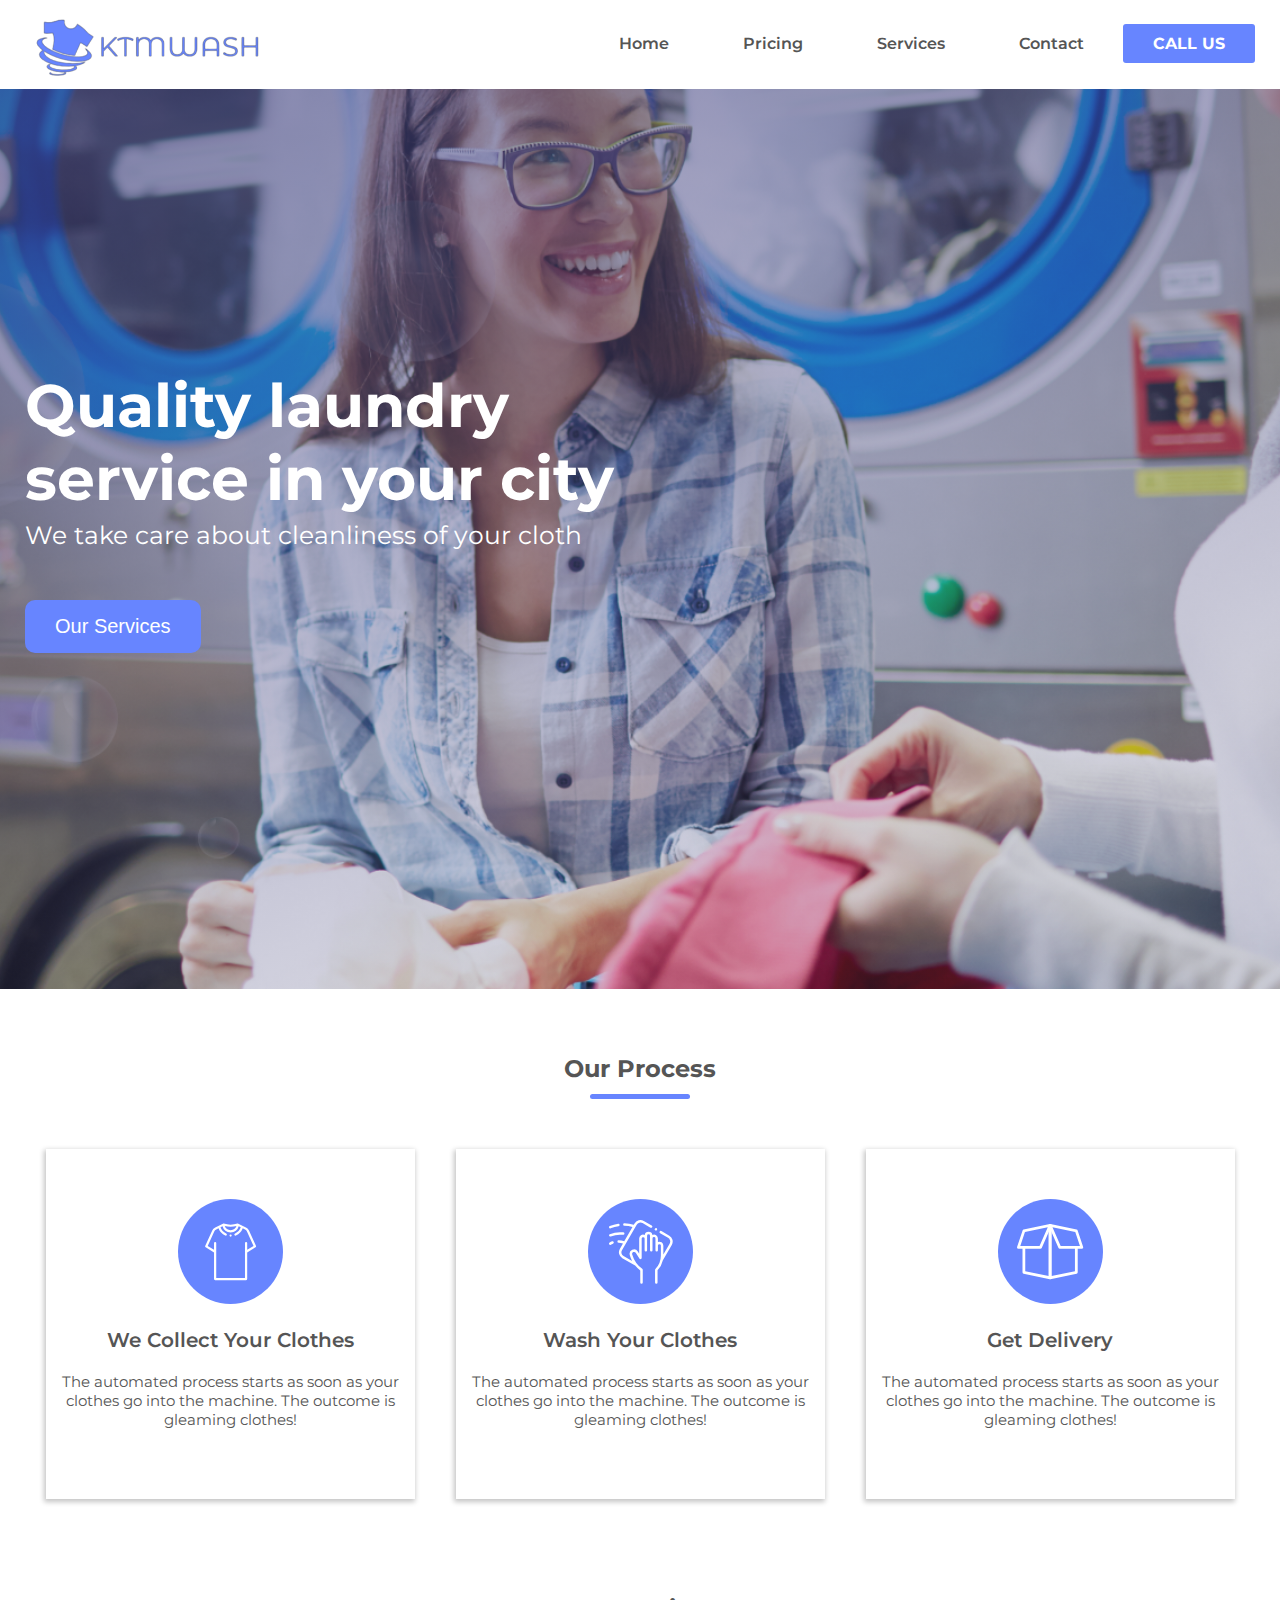
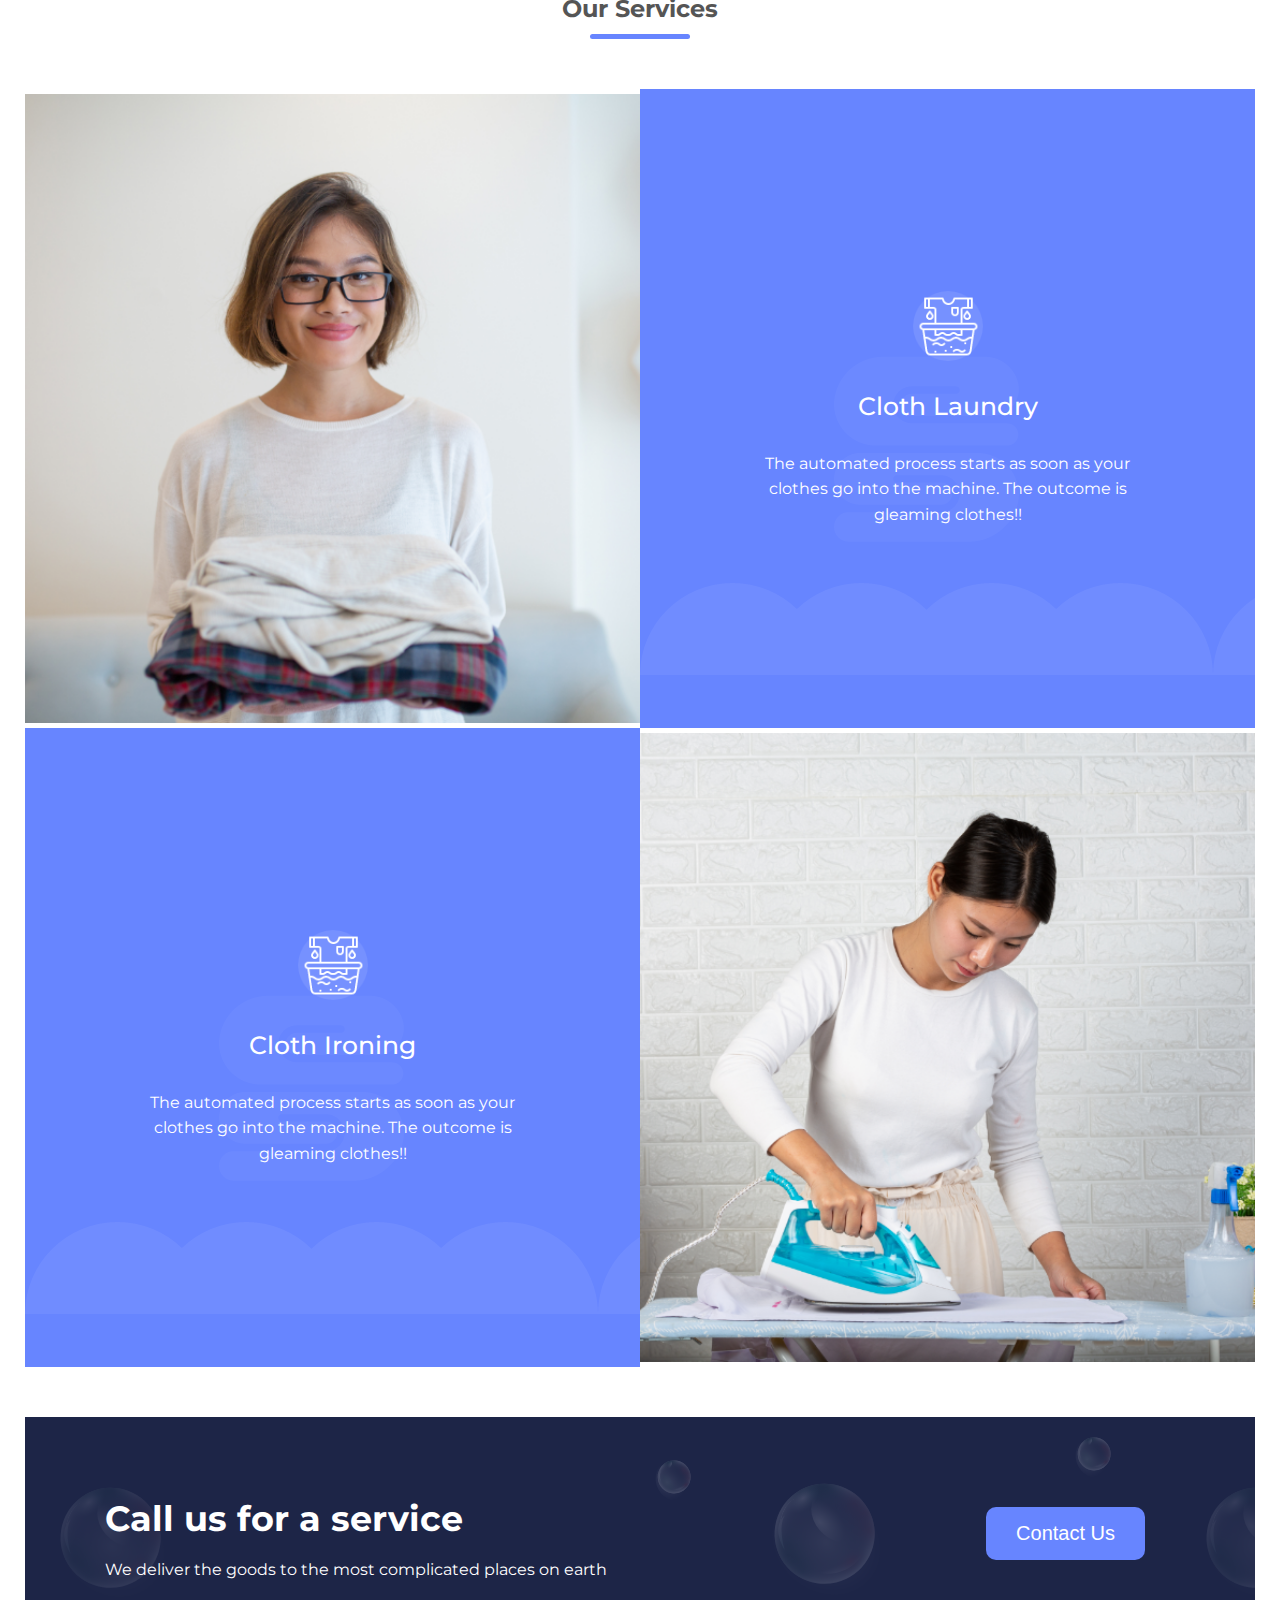
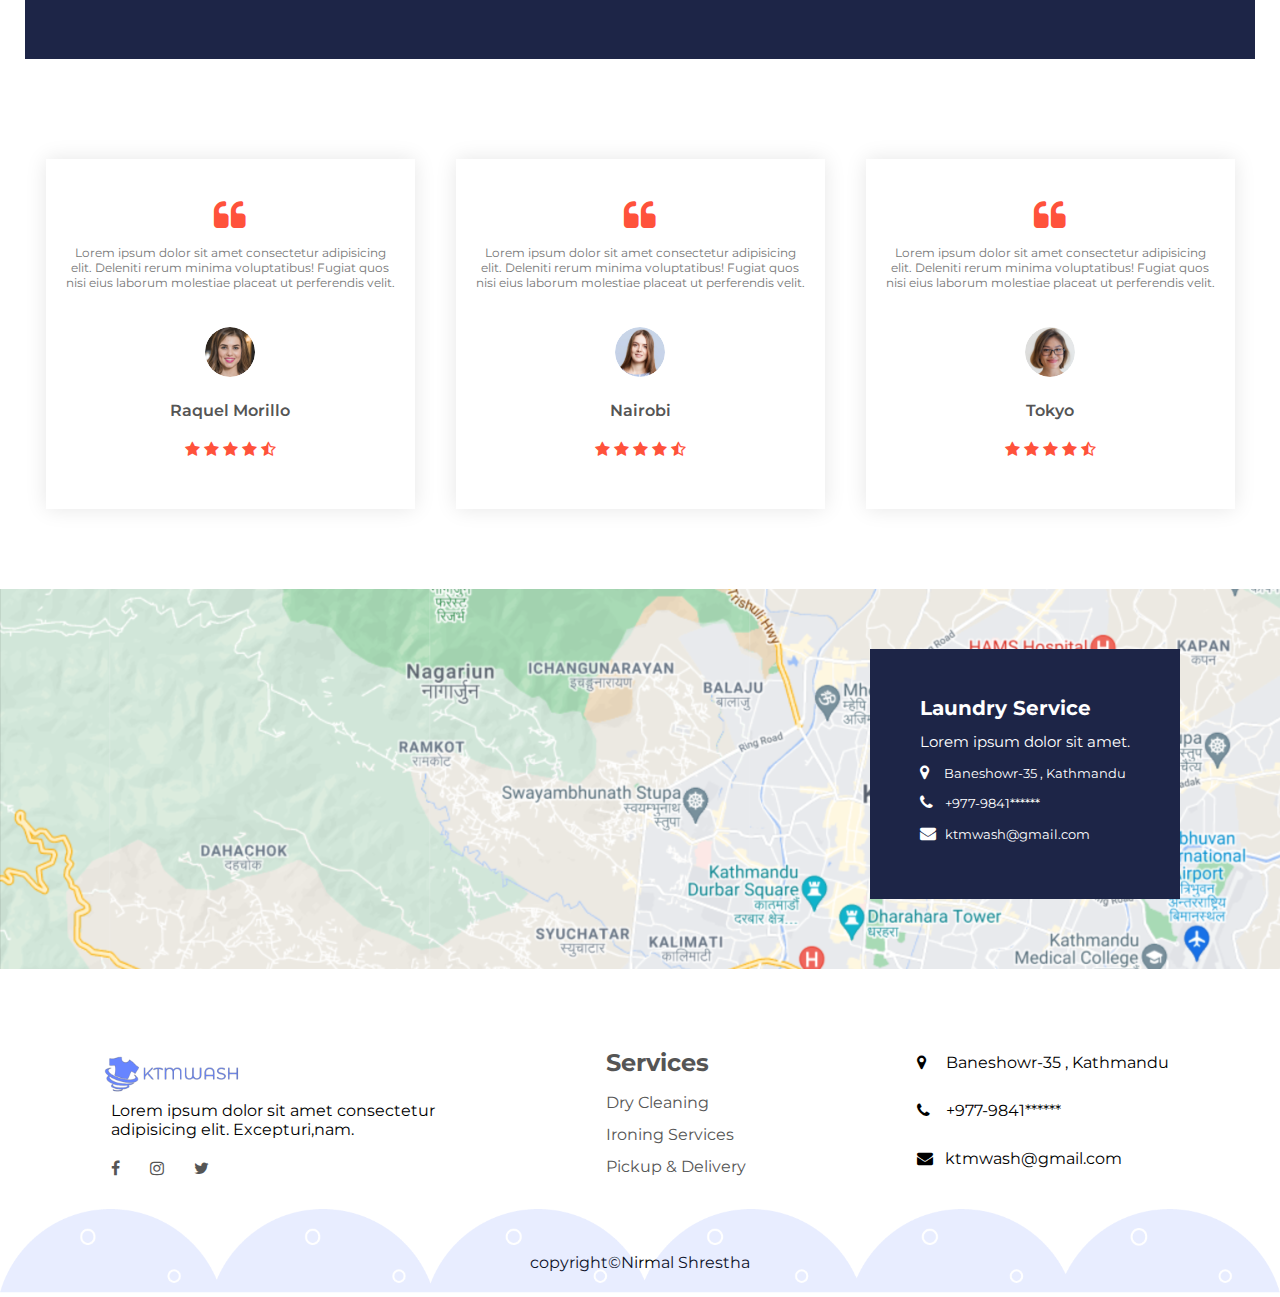
<file: index.html>
<!DOCTYPE html>
<html lang="en">

<head>
    <meta charset="UTF-8">
    <meta http-equiv="X-UA-Compatible" content="IE=edge">
    <meta name="viewport" content="width=device-width, initial-scale=1.0">
    <link rel="stylesheet" href="https://cdnjs.cloudflare.com/ajax/libs/font-awesome/4.7.0/css/font-awesome.min.css">
    <link rel="stylesheet" href="https://cdnjs.cloudflare.com/ajax/libs/font-awesome/4.7.0/css/font-awesome.min.css">
    <link rel="stylesheet" href="css/main.css">
    <title>KTMWASH</title>
</head>

<body>
    <div class="header">
        <div class="container">
            <nav>
                <a href="index.html"><img src="image/logo.png" alt="logoimage"></a>

                <div class="nav-links" id="navLinks">
                    <i class="fa fa-times" onclick="hideMenu()"></i>

                    <ul>
                        <li><a href="index.html">Home</a></li>
                        <li><a href="Pricing.html">Pricing</a></li>
                        <li><a href="service.html">Services</a></li>
                        <li><a href="contact.html">Contact</a></li>
                        <span><a href="tel:9860******">CALL US</a> </span>

                    </ul>
                </div>

                <i class="fa fa-bars" onclick="showMenu()"></i>
            </nav>

        </div>
    </div>



    </div>

    <!-- -----------------Navbar section ends--------------- -->


    <!-- -----------------banner section starts--------------- -->

    <div class="banner">
        <div class="container">

            <div class="banner-desp">
                <h1>Quality laundry<br> service in your city</h1>

                <p>We take care about cleanliness of your cloth</p>

                <button>Our Services</button>
            </div>

        </div>
    </div>

    <!-- -----------------banner section ends--------------- -->

    <!-- -----------------how it works section starts--------------- -->

    <div class="works">
        <h2 class="title">Our Process</h2>
        <div class="container">
            <div class="row">
                <div class="col-3 our-process">
                    <img src="image/services-icon1.svg">
                    <h3>We Collect Your Clothes</h3>
                    <p>The automated process starts as soon as your <br>clothes go into the machine. The outcome is
                        <br>gleaming clothes!
                    </p>

                </div>

                <div class="col-3 our-process">
                    <img src="image/services-icon2.svg">
                    <h3>Wash Your Clothes</h3>
                    <p>The automated process starts as soon as your <br>clothes go into the machine. The outcome is
                        <br>gleaming clothes!
                    </p>

                </div>

                <div class="col-3 our-process">
                    <img src="image/services-icon3.svg">
                    <h3>Get Delivery</h3>
                    <p>The automated process starts as soon as your <br>clothes go into the machine. The outcome is
                        <br>gleaming clothes!
                    </p>

                </div>
            </div>
        </div>
    </div>

    <!-- -----------------how it works section ends--------------- -->


    <!-- -----------------Services section starts--------------- -->

    <div class="services">
        <h2 class="title">Our Services</h2>
        <div class="container">
            <div class="row">
                <span class="col-4">
                    <img src="image/offers1.png" alt="">
                </span>

                <span class="col-4 serviceBack">
                    <img src="image/offers-icon1.png">
                    <h3>Cloth Laundry</h3>
                    <p>The automated process starts as soon as your <br>clothes go into the machine. The outcome is
                        <br>gleaming clothes!!
                    </p>

                </span>

                <span class="col-4 serviceBack">
                    <img src="image/offers-icon1.png">
                    <h3>Cloth Ironing</h3>
                    <p>The automated process starts as soon as your <br>clothes go into the machine. The outcome is
                        <br>gleaming clothes!!
                    </p>
                </span>

                <span class="col-4">
                    <img src="image/offers4.png" alt="">

                </span>


            </div>
        </div>

    </div>


    <!-- -----------------Services section ends--------------- -->

    <!-- -----------------call us section starts--------------- -->
    <div class="container">
        <div class="call-us">

            <div class="row-2">
                <h2>Call us for a service</h2>
                <p>We deliver the goods to the most complicated places on earth</p>
            </div>

            <div class="row-2">
                <a href="#"><button>Contact Us</button></a>
            </div>


        </div>
    </div>

    <!-- -----------------call us section ends--------------- -->

    <!-- -----------------testimonials  section starts--------------- -->
    <div class="testimonials">
        <div class="container">
            <div class="row">
                <div class="col-3">
                    <i class="fa fa-quote-left"></i>

                    <p>
                        Lorem ipsum dolor sit amet consectetur adipisicing elit.
                        Deleniti rerum minima voluptatibus! Fugiat quos nisi eius laborum molestiae placeat ut
                        perferendis
                        velit.
                    </p>
                    <img src="image/testimonila1.png">
                    <h3>Raquel Morillo</h3>


                    <div class="rating">
                        <i class="fa fa-star"></i>
                        <i class="fa fa-star"></i>
                        <i class="fa fa-star"></i>
                        <i class="fa fa-star"></i>
                        <i class="fa fa-star-half-o"></i>
                    </div>

                </div>

                <div class="col-3">
                    <i class="fa fa-quote-left"></i>

                    <p>
                        Lorem ipsum dolor sit amet consectetur adipisicing elit.
                        Deleniti rerum minima voluptatibus! Fugiat quos nisi eius laborum molestiae placeat ut
                        perferendis
                        velit.
                    </p>
                    <img src="image/testimonila2.png">
                    <h3>Nairobi</h3>


                    <div class="rating">
                        <i class="fa fa-star"></i>
                        <i class="fa fa-star"></i>
                        <i class="fa fa-star"></i>
                        <i class="fa fa-star"></i>
                        <i class="fa fa-star-half-o"></i>
                    </div>

                </div>

                <div class="col-3">
                    <i class="fa fa-quote-left"></i>

                    <p>
                        Lorem ipsum dolor sit amet consectetur adipisicing elit.
                        Deleniti rerum minima voluptatibus! Fugiat quos nisi eius laborum molestiae placeat ut
                        perferendis
                        velit.
                    </p>
                    <img src="image/testimonila3.png">
                    <h3>Tokyo</h3>


                    <div class="rating">
                        <i class="fa fa-star"></i>
                        <i class="fa fa-star"></i>
                        <i class="fa fa-star"></i>
                        <i class="fa fa-star"></i>
                        <i class="fa fa-star-half-o"></i>
                    </div>

                </div>
            </div>

        </div>

    </div>


    <!-- -----------------testimonials  section ends--------------- -->

    <!-- -----------------contact us section starts--------------- -->
    <div class="contact">
        <div class="contact-box">
            <h2>Laundry Service</h2>
            <small>Lorem ipsum dolor sit amet.</small>
            <br>
            <i class="fa fa-map-marker" aria-hidden="true"></i><span>&nbsp;&nbsp;&nbsp;&nbsp; Baneshowr-35 ,
                Kathmandu</span>
            <br>
            <i class="fa fa-phone" aria-hidden="true"></i><span> &nbsp;&nbsp;&nbsp;+977-9841******</span>
            <br>
            <i class="fa fa-envelope" aria-hidden="true"></i><span>&nbsp;&nbsp; ktmwash@gmail.com</span>
        </div>
    </div>

    <!-- -----------------contact us section ends--------------- -->

    <!-- -----------------footer section starts--------------- -->

    <div class="footer">
        <div class="container">
            <div class="row">
                <div class="footer-3">
                    <div class="link1">
                        <img src="image/logo.png" alt="footerLogoImage">
                        <p>Lorem ipsum dolor sit amet consectetur<br>adipisicing elit. Excepturi,nam.</p>
                        <div class="social-links">
                            <ul>
                                <li><a href="#"><i class="fa fa-facebook"></i></a></li>
                                <li><a href="#"><i class="fa fa-instagram"></i></a></li>
                                <li><a href="#"><i class="fa fa-twitter"></i></a></li>
                            </ul>
                        </div>
                    </div>
                </div>

                <div class="footer-3">
                    <div class="service-links">
                        <h2>Services</h2>
                        <ul>
                            <li><a href="#">Dry Cleaning</a></li>
                            <li><a href="#">Ironing Services</a></li>
                            <li><a href="#">Pickup & Delivery</a></li>
                        </ul>
                    </div>
                </div>

                <div class="footer-3">
                    <div class="getintouch">
                        <i class="fa fa-map-marker" aria-hidden="true"></i><span>&nbsp;&nbsp;&nbsp;&nbsp; Baneshowr-35 ,
                            Kathmandu</span>
                        <br>
                        <i class="fa fa-phone" aria-hidden="true"></i><span> &nbsp;&nbsp;&nbsp;+977-9841******</span>
                        <br>
                        <i class="fa fa-envelope" aria-hidden="true"></i><span>&nbsp;&nbsp; ktmwash@gmail.com</span>

                    </div>


                </div>







            </div>
        </div>
    </div>







    <!-- -----------------footer section end--------------- -->


    <div class="copyright">
        <p>copyright&copy;Nirmal Shrestha</p>
    </div>

    <img src="image/footer-bg.png" class="footerImg" width="100%">






    <script src="app.js"></script>


</body>

</html>
</file>
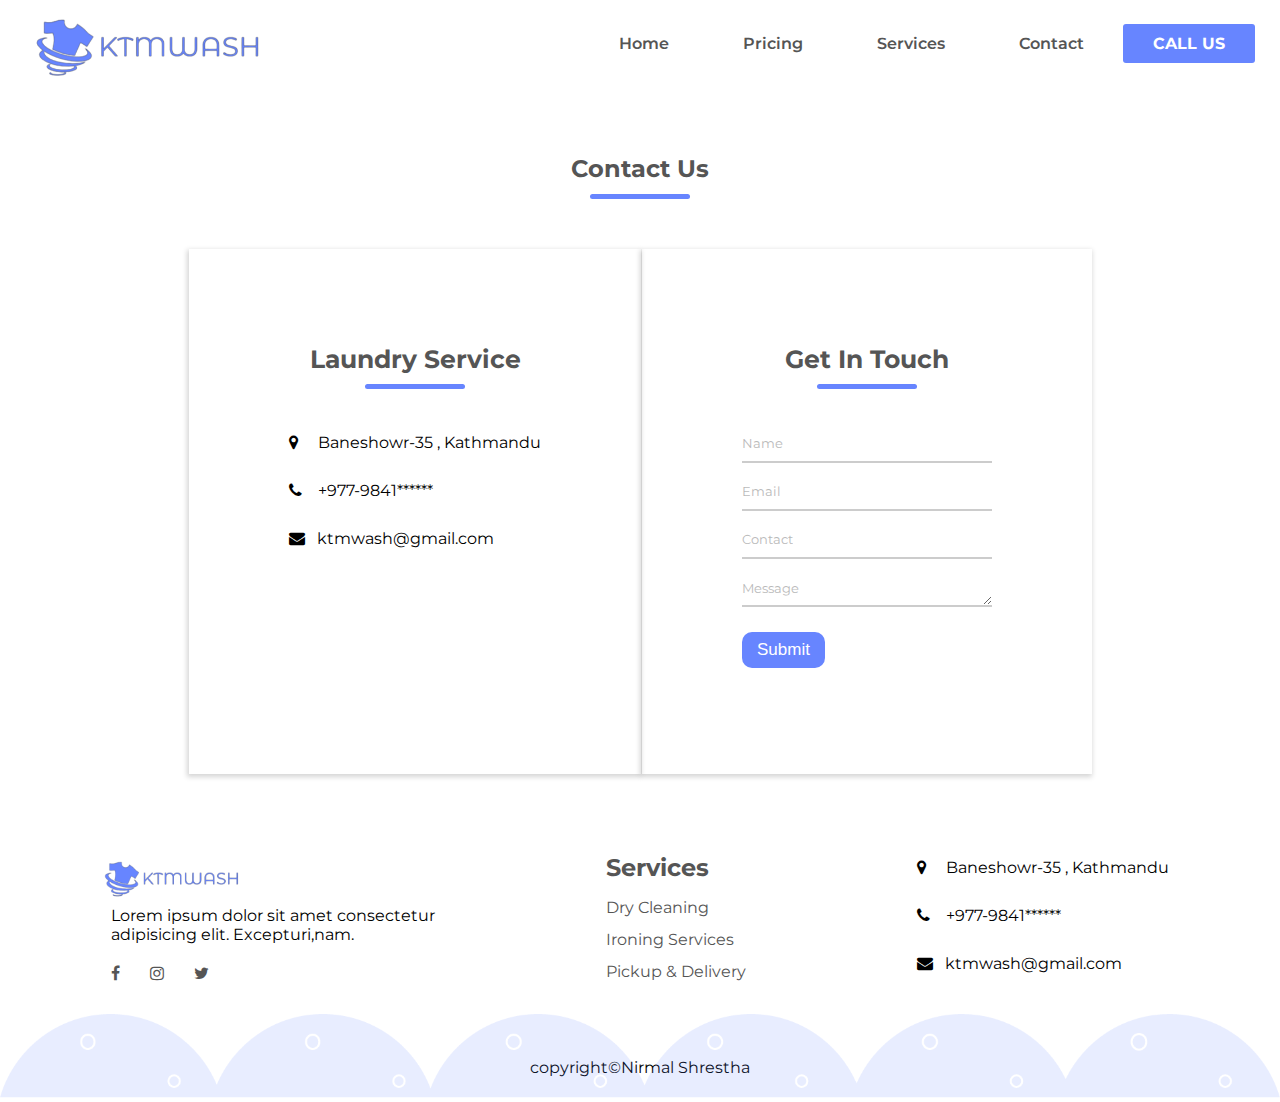
<file: contact.html>
<!DOCTYPE html>
<html lang="en">

<head>
    <meta charset="UTF-8">
    <meta http-equiv="X-UA-Compatible" content="IE=edge">
    <meta name="viewport" content="width=device-width, initial-scale=1.0">
    <link rel="stylesheet" href="https://cdnjs.cloudflare.com/ajax/libs/font-awesome/4.7.0/css/font-awesome.min.css">
    <link rel="stylesheet" href="https://cdnjs.cloudflare.com/ajax/libs/font-awesome/4.7.0/css/font-awesome.min.css">
    <link rel="stylesheet" href="css/main.css">
    <title>KTMWASH</title>
</head>

<body>
    <div class="header">
        <div class="container">
            <nav>
                <a href="index.html"><img src="image/logo.png" alt="logoimage"></a>

                <div class="nav-links" id="navLinks">
                    <i class="fa fa-times" onclick="hideMenu()"></i>

                    <ul>
                        <li><a href="index.html">Home</a></li>
                        <li><a href="Pricing.html">Pricing</a></li>
                        <li><a href="service.html">Services</a></li>
                        <li><a href="contact.html">Contact</a></li>
                        <span><a href="tel:9860******">CALL US</a> </span>

                    </ul>

                </div>

                <i class="fa fa-bars" onclick="showMenu()"></i>

            </nav>
        </div>


    </div>

    <!-- -----------------Navbar section ends--------------- -->

    <div class="contact-form">
        <div class="container">
            <h2 class="title">Contact Us</h2>
            <div class="row">
                <div class="contact-us">
                    <div class="col-2">
                        <h3 class="title">Laundry Service</h3>
                        <div class="laundry">
                            <i class="fa fa-map-marker" aria-hidden="true"></i><span>&nbsp;&nbsp;&nbsp;&nbsp;
                                Baneshowr-35 ,
                                Kathmandu</span>
                            <br>
                            <i class="fa fa-phone" aria-hidden="true"></i><span>
                                &nbsp;&nbsp;&nbsp;+977-9841******</span>
                            <br>
                            <i class="fa fa-envelope" aria-hidden="true"></i><span>&nbsp;&nbsp; ktmwash@gmail.com</span>

                        </div>

                    </div>

                    <div class="col-2">
                        <h3 class="title">Get In Touch</h3>
                        <div class="form-details">
                            <form>
                                <!-- <label for="fname">Name:</label> -->
                                <input type="text" name="fname" id="fname" placeholder="Name" class="name"><br>

                                <!-- <label for="email">Email:</label> -->
                                <input type="email" name="email" id="email" placeholder="Email" class="email"><br>

                                <!-- <label for="number">Contact:</label> -->
                                <input type="text" name="number" id="number" placeholder="Contact"
                                    class="contact-section"><br>

                                <!-- <label for="message">Message</label> -->
                                <textarea id="message" placeholder="Message" class="message-section"></textarea><br>

                                <button class="btn-form">Submit</button>




                            </form>

                        </div>



                    </div>

                </div>


            </div>
        </div>
    </div>



















    <!-- -----------------footer section starts--------------- -->

    <div class="footer">
        <div class="container">
            <div class="row">
                <div class="footer-3">
                    <div class="link1">
                        <img src="image/logo.png" alt="footerLogoImage">
                        <p>Lorem ipsum dolor sit amet consectetur<br>adipisicing elit. Excepturi,nam.</p>
                        <div class="social-links">
                            <ul>
                                <li><a href="#"><i class="fa fa-facebook"></i></a></li>
                                <li><a href="#"><i class="fa fa-instagram"></i></a></li>
                                <li><a href="#"><i class="fa fa-twitter"></i></a></li>
                            </ul>
                        </div>
                    </div>
                </div>

                <div class="footer-3">
                    <div class="service-links">
                        <h2>Services</h2>
                        <ul>
                            <li><a href="#">Dry Cleaning</a></li>
                            <li><a href="#">Ironing Services</a></li>
                            <li><a href="#">Pickup & Delivery</a></li>
                        </ul>
                    </div>
                </div>

                <div class="footer-3">
                    <div class="getintouch">
                        <i class="fa fa-map-marker" aria-hidden="true"></i><span>&nbsp;&nbsp;&nbsp;&nbsp; Baneshowr-35 ,
                            Kathmandu</span>
                        <br>
                        <i class="fa fa-phone" aria-hidden="true"></i><span> &nbsp;&nbsp;&nbsp;+977-9841******</span>
                        <br>
                        <i class="fa fa-envelope" aria-hidden="true"></i><span>&nbsp;&nbsp; ktmwash@gmail.com</span>

                    </div>


                </div>







            </div>
        </div>
    </div>



    <!-- -----------------footer section end--------------- -->


    <div class="copyright">
        <p>copyright&copy;Nirmal Shrestha</p>
    </div>

    <img src="image/footer-bg.png" class="footerImg" width="100%">



    <script src="app.js"></script>


</body>

</html>
</file>
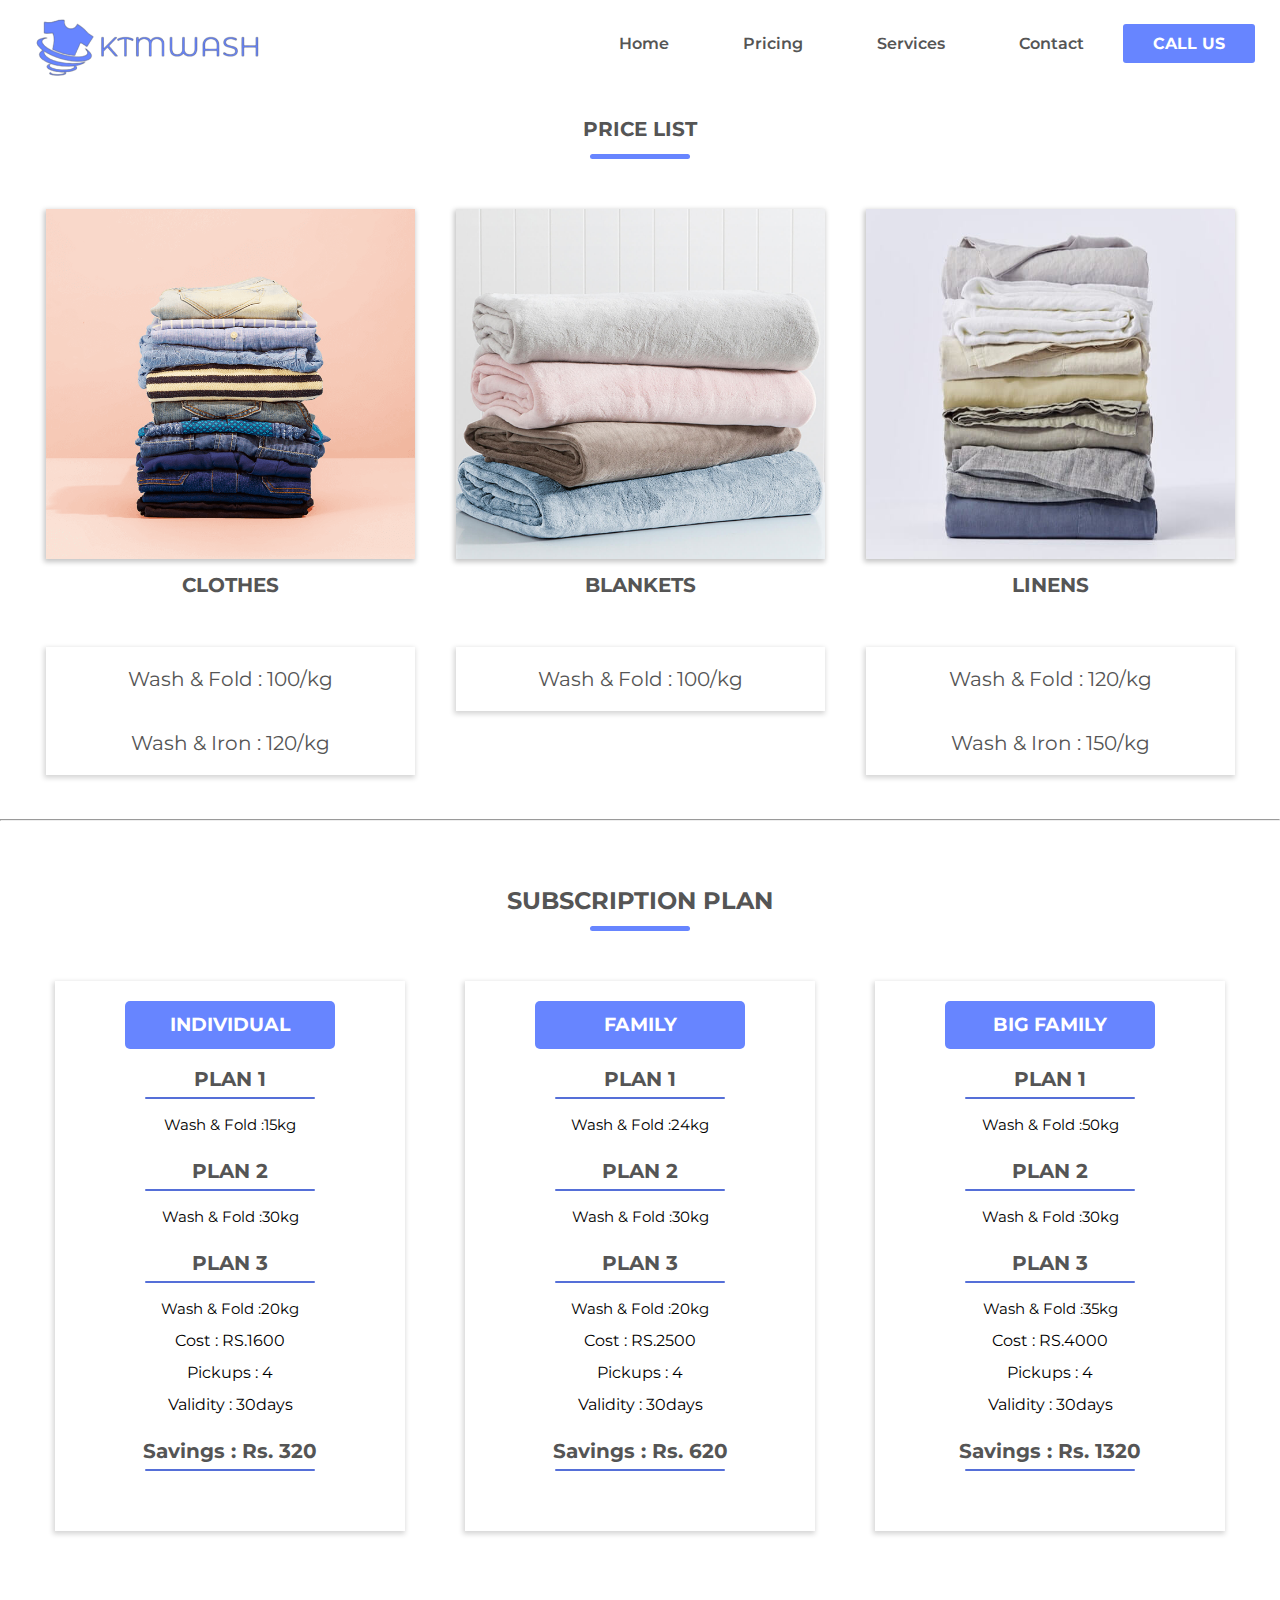
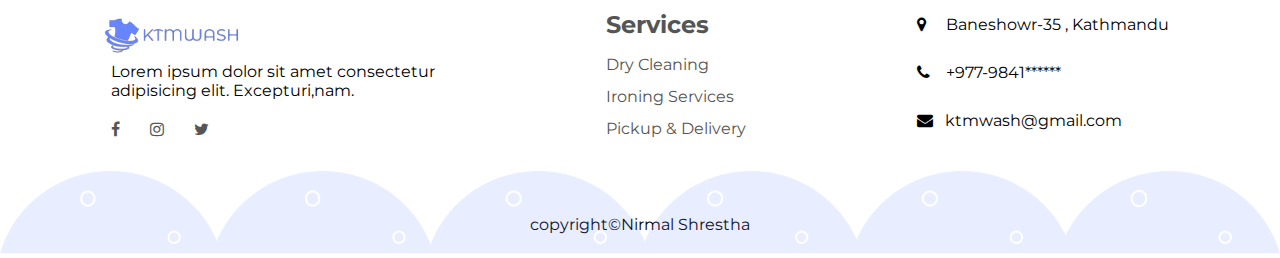
<file: Pricing.html>
<!DOCTYPE html>
<html lang="en">

<head>
    <meta charset="UTF-8">
    <meta http-equiv="X-UA-Compatible" content="IE=edge">
    <meta name="viewport" content="width=device-width, initial-scale=1.0">
    <link rel="stylesheet" href="https://cdnjs.cloudflare.com/ajax/libs/font-awesome/4.7.0/css/font-awesome.min.css">
    <link rel="stylesheet" href="https://cdnjs.cloudflare.com/ajax/libs/font-awesome/4.7.0/css/font-awesome.min.css">
    <link rel="stylesheet" href="css/main.css">
    <title>KTMWASH</title>
</head>

<body>
    <div class="header">
        <div class="container">
            <nav>
                <a href="index.html"><img src="image/logo.png" alt="logoimage"></a>

                <div class="nav-links" id="navLinks">
                    <i class="fa fa-times" onclick="hideMenu()"></i>

                    <ul>
                        <li><a href="index.html">Home</a></li>
                        <li><a href="Pricing.html">Pricing</a></li>
                        <li><a href="service.html">Services</a></li>
                        <li><a href="contact.html">Contact</a></li>
                        <span><a href="tel:9860******">CALL US</a> </span>

                    </ul>

                </div>

                <i class="fa fa-bars" onclick="showMenu()"></i>

            </nav>
        </div>

    </div>

    <!-- -----------------Navbar section ends--------------- -->

    <div class="price-list">
        <h2 class="title">PRICE LIST</h2>
        <div class="container">
            <div class="row">
                <div class="col-3 clothes">
                    <img src="image/clothes.png" alt="clothesImg" class="responsive">
                    <h2>CLOTHES</h2>
                    <div class="price-desp">
                        <p>Wash & Fold : 100/kg</p>
                        <p>Wash & Iron : 120/kg</p>
                    </div>
                </div>

                <div class="col-3 blankets">
                    <img src="image/blankets.jpg" alt="blanketswImg" class="responsive">
                    <h2>BLANKETS</h2>

                    <div class="price-desp">
                        <p>Wash & Fold : 100/kg</p>

                    </div>
                </div>

                <div class="col-3 linens">
                    <img src="image/linens.jpg" alt="linensImg" class="responsive">
                    <h2>LINENS</h2>

                    <div class="price-desp">
                        <p>Wash & Fold : 120/kg</p>
                        <p>Wash & Iron : 150/kg</p>
                    </div>
                </div>


            </div>
        </div>
    </div>

    <hr>

    <div class="subscription">
        <h2 class="title">SUBSCRIPTION PLAN</h2>
        <div class="container">
            <div class="row">

                <div class="column-3 ">
                    <h3>INDIVIDUAL</h3>
                    <div class="plan-desp">
                        <div class="row-3">
                            <p class="plans">PLAN 1</p>
                            <SMall>Wash & Fold :15kg</SMall>
                        </div>
                        <div class="row-3">
                            <p class="plans">PLAN 2</p>
                            <SMall>Wash & Fold :30kg</SMall>
                        </div>
                        <div class="row-3">
                            <p class="plans">PLAN 3</p>
                            <SMall>Wash & Fold :20kg</SMall>
                        </div>
                        <p>Cost : RS.1600</p>
                        <p>Pickups : 4</p>
                        <p>Validity : 30days</p>
                        <p class="plans">Savings : Rs. 320</p>
                    </div>
                </div>

                <div class="column-3 ">
                    <h3>FAMILY</h3>
                    <div class="plan-desp">
                        <div class="row-3">
                            <p class="plans">PLAN 1</p>
                            <SMall>Wash & Fold :24kg</SMall>
                        </div>
                        <div class="row-3">
                            <p class="plans">PLAN 2</p>
                            <SMall>Wash & Fold :30kg</SMall>
                        </div>
                        <div class="row-3">
                            <p class="plans">PLAN 3</p>
                            <SMall>Wash & Fold :20kg</SMall>
                        </div>
                        <p>Cost : RS.2500</p>
                        <p>Pickups : 4</p>
                        <p>Validity : 30days</p>
                        <p class="plans">Savings : Rs. 620</p>
                    </div>
                </div>

                <div class="column-3 ">
                    <h3>BIG FAMILY</h3>
                    <div class="plan-desp">
                        <div class="row-3">
                            <p class="plans">PLAN 1</p>
                            <SMall>Wash & Fold :50kg</SMall>
                        </div>
                        <div class="row-3">
                            <p class="plans">PLAN 2</p>
                            <SMall>Wash & Fold :30kg</SMall>
                        </div>
                        <div class="row-3">
                            <p class="plans">PLAN 3</p>
                            <SMall>Wash & Fold :35kg</SMall>
                        </div>
                        <p>Cost : RS.4000</p>
                        <p>Pickups : 4</p>
                        <p>Validity : 30days</p>
                        <p class="plans">Savings : Rs. 1320</p>
                    </div>
                </div>




            </div>
        </div>
    </div>




















    <!-- -----------------footer section starts--------------- -->

    <div class="footer">
        <div class="container">
            <div class="row">
                <div class="footer-3">
                    <div class="link1">
                        <img src="image/logo.png" alt="footerLogoImage">
                        <p>Lorem ipsum dolor sit amet consectetur<br>adipisicing elit. Excepturi,nam.</p>
                        <div class="social-links">
                            <ul>
                                <li><a href="#"><i class="fa fa-facebook"></i></a></li>
                                <li><a href="#"><i class="fa fa-instagram"></i></a></li>
                                <li><a href="#"><i class="fa fa-twitter"></i></a></li>
                            </ul>
                        </div>
                    </div>
                </div>

                <div class="footer-3">
                    <div class="service-links">
                        <h2>Services</h2>
                        <ul>
                            <li><a href="#">Dry Cleaning</a></li>
                            <li><a href="#">Ironing Services</a></li>
                            <li><a href="#">Pickup & Delivery</a></li>
                        </ul>
                    </div>
                </div>

                <div class="footer-3">
                    <div class="getintouch">
                        <i class="fa fa-map-marker" aria-hidden="true"></i><span>&nbsp;&nbsp;&nbsp;&nbsp; Baneshowr-35 ,
                            Kathmandu</span>
                        <br>
                        <i class="fa fa-phone" aria-hidden="true"></i><span> &nbsp;&nbsp;&nbsp;+977-9841******</span>
                        <br>
                        <i class="fa fa-envelope" aria-hidden="true"></i><span>&nbsp;&nbsp; ktmwash@gmail.com</span>

                    </div>


                </div>







            </div>
        </div>
    </div>



    <!-- -----------------footer section end--------------- -->


    <div class="copyright">
        <p>copyright&copy;Nirmal Shrestha</p>
    </div>

    <img src="image/footer-bg.png" class="footerImg" width="100%">



    <script src="app.js"></script>


</body>

</html>
</file>
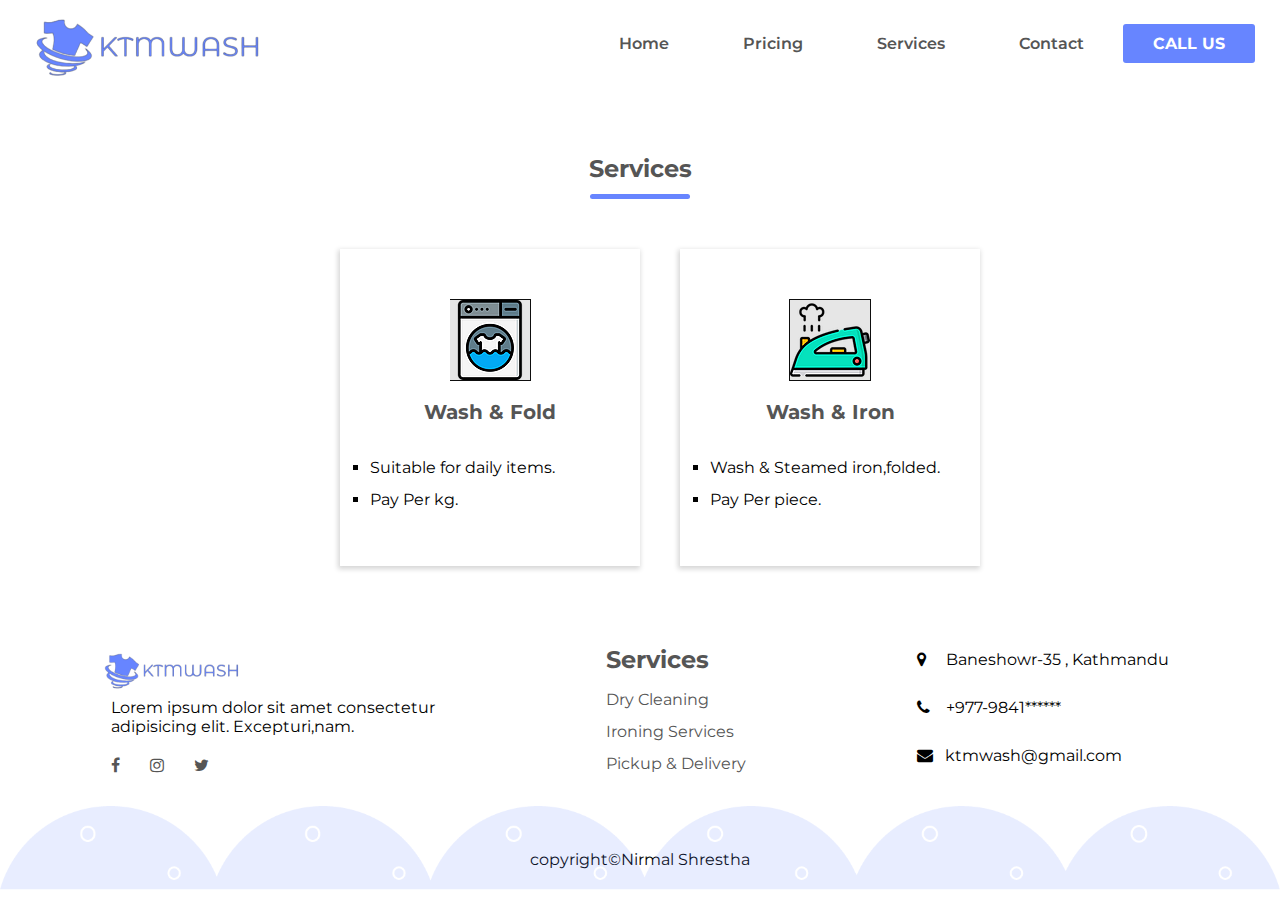
<file: service.html>
<!DOCTYPE html>
<html lang="en">

<head>
    <meta charset="UTF-8">
    <meta http-equiv="X-UA-Compatible" content="IE=edge">
    <meta name="viewport" content="width=device-width, initial-scale=1.0">
    <link rel="stylesheet" href="https://cdnjs.cloudflare.com/ajax/libs/font-awesome/4.7.0/css/font-awesome.min.css">
    <link rel="stylesheet" href="https://cdnjs.cloudflare.com/ajax/libs/font-awesome/4.7.0/css/font-awesome.min.css">
    <link rel="stylesheet" href="css/main.css">
    <title>KTMWASH</title>
</head>

<body>
    <div class="header">
        <div class="container">
            <nav>
                <a href="index.html"><img src="image/logo.png" alt="logoimage"></a>

                <div class="nav-links" id="navLinks">
                    <i class="fa fa-times" onclick="hideMenu()"></i>

                    <ul>
                        <li><a href="index.html">Home</a></li>
                        <li><a href="Pricing.html">Pricing</a></li>
                        <li><a href="service.html">Services</a></li>
                        <li><a href="contact.html">Contact</a></li>
                        <span><a href="tel:9860******">CALL US</a> </span>

                    </ul>

                </div>

                <i class="fa fa-bars" onclick="showMenu()"></i>

            </nav>
        </div>

    </div>

    <!-- -----------------Navbar section ends--------------- -->

    <div class="services-section">
        <div class="container">
            <h2 class="title">Services</h2>
            <div class="row">
                <div class="service-list">
                    <div class="col-2">
                        <img src="image/washing machine.PNG" alt="washing machine Images">
                        <div class="service-desp">
                            <p>Wash & Fold</p>
                            <ul>
                                <li>Suitable for daily items.</li>
                                <li>Pay Per kg.</li>
                            </ul>
                        </div>

                    </div>

                    <div class="col-2">
                        <img src="image/Iron.PNG" alt="iron Images">
                        <div class="service-desp">
                            <p>Wash & Iron</p>
                            <ul>
                                <li>Wash & Steamed iron,folded.</li>
                                <li>Pay Per piece.</li>
                            </ul>
                        </div>

                    </div>

                </div>


            </div>
        </div>
    </div>


    <!-- -----------------footer section starts--------------- -->

    <div class="footer">
        <div class="container">
            <div class="row">
                <div class="footer-3">
                    <div class="link1">
                        <img src="image/logo.png" alt="footerLogoImage">
                        <p>Lorem ipsum dolor sit amet consectetur<br>adipisicing elit. Excepturi,nam.</p>
                        <div class="social-links">
                            <ul>
                                <li><a href="#"><i class="fa fa-facebook"></i></a></li>
                                <li><a href="#"><i class="fa fa-instagram"></i></a></li>
                                <li><a href="#"><i class="fa fa-twitter"></i></a></li>
                            </ul>
                        </div>
                    </div>
                </div>

                <div class="footer-3">
                    <div class="service-links">
                        <h2>Services</h2>
                        <ul>
                            <li><a href="#">Dry Cleaning</a></li>
                            <li><a href="#">Ironing Services</a></li>
                            <li><a href="#">Pickup & Delivery</a></li>
                        </ul>
                    </div>
                </div>

                <div class="footer-3">
                    <div class="getintouch">
                        <i class="fa fa-map-marker" aria-hidden="true"></i><span>&nbsp;&nbsp;&nbsp;&nbsp; Baneshowr-35 ,
                            Kathmandu</span>
                        <br>
                        <i class="fa fa-phone" aria-hidden="true"></i><span> &nbsp;&nbsp;&nbsp;+977-9841******</span>
                        <br>
                        <i class="fa fa-envelope" aria-hidden="true"></i><span>&nbsp;&nbsp; ktmwash@gmail.com</span>

                    </div>


                </div>







            </div>
        </div>
    </div>



    <!-- -----------------footer section end--------------- -->


    <div class="copyright">
        <p>copyright&copy;Nirmal Shrestha</p>
    </div>

    <img src="image/footer-bg.png" class="footerImg" width="100%">



    <script src="app.js"></script>


</body>

</html>
</file>
<file: css/main.css>
@import url("https://fonts.googleapis.com/css2?family=Montserrat:wght@400;500;600;700&display=swap");
* {
  margin: 0;
  padding: 0;
  box-sizing: border-box;
  text-decoration: none;
  list-style: none;
}

body {
  font-family: 'Montserrat', sans-serif;
}

.container {
  max-width: 1300px;
  margin: auto;
  padding-left: 25px;
  padding-right: 25px;
}

.row {
  display: flex;
  align-items: center;
  flex-wrap: wrap;
  justify-content: space-around;
}

.title {
  text-align: center;
  margin: 50px 0;
  color: #555;
  line-height: 60px;
  position: relative;
}

.title::after {
  content: '';
  position: absolute;
  bottom: 0;
  left: 50%;
  transform: translateX(-50%);
  background-color: #6785FF;
  width: 100px;
  height: 5px;
  border-radius: 5px;
}

button {
  background-color: #6785FF;
  padding: 15px 30px;
  outline: none;
  border-radius: 10px;
  border: none;
  color: #fff;
  font-size: 20px;
}

.responsive {
  width: 100%;
  height: 350px;
}

nav {
  display: flex;
  justify-content: space-between;
  align-items: center;
}

nav img {
  width: 250px;
}

.nav-links ul li {
  display: inline-block;
  padding: 0 35px;
}

.nav-links ul li::after {
  content: '';
  width: 0%;
  height: 2.5px;
  background-color: #6785FF;
  margin: auto;
  display: block;
}

.nav-links ul li:hover::after {
  width: 100%;
  transition: 0.3s;
}

.nav-links ul li a {
  color: #555;
  font-weight: 600;
}

.nav-links span {
  background-color: #6785FF;
  padding: 10px 30px;
  border-radius: 3px;
}

.nav-links span a {
  color: #fff;
  font-weight: bold;
}

nav .fa {
  display: none;
}

@media (max-width: 768px) {
  nav img {
    width: 180px;
  }
  nav .fa {
    display: block;
    padding: 10px;
    cursor: pointer;
    font-size: 25px;
  }
  .nav-links ul {
    padding: 5px 0 0 40px;
    height: 500px;
  }
  .nav-links ul span {
    display: none;
  }
  .nav-links ul li {
    display: block;
    padding: 40px 0 0;
  }
  .nav-links ul li a {
    color: #fff;
    text-transform: uppercase;
  }
  .nav-links {
    position: absolute;
    top: 0;
    right: 0;
    height: 100vh;
    width: 0;
    background: #6785FF;
    transition: 0.5s;
    overflow: hidden;
  }
}

.banner {
  background-image: linear-gradient(342deg, rgba(77, 77, 127, 0.241632) 22%, rgba(72, 72, 133, 0.647794) 100%), url(../image/h1_hero.png);
  max-width: 100vw;
  height: 100vh;
  background-size: cover;
  background-position: center;
}

.banner-desp {
  padding-top: 200px;
}

.banner-desp h1 {
  color: #fff;
  font-size: 60px;
}

.banner-desp p {
  color: #fff;
  font-size: 25px;
  margin-top: 5px;
}

.banner-desp button {
  background-color: #6785FF;
  padding: 15px 30px;
  outline: none;
  border-radius: 10px;
  border: none;
  color: #fff;
  font-size: 20px;
  margin-top: 50px;
  cursor: pointer;
}

.banner-desp button:hover {
  background-color: #556fd8;
}

@media (max-width: 320px) {
  .banner {
    width: 100%;
    height: 100vh;
  }
  .banner-desp {
    padding-top: 330px;
    text-align: center;
  }
  .banner-desp h1 {
    font-size: 27px;
  }
  .banner-desp p {
    font-size: 12px;
  }
  .banner-desp button {
    padding: 12px 10px;
    margin-top: 40px;
  }
}

@media (min-width: 375px) and (max-width: 425px) {
  .banner-desp {
    padding-top: 330px;
    text-align: center;
  }
  .banner-desp h1 {
    font-size: 33px;
  }
  .banner-desp p {
    font-size: 14px;
  }
  .banner-desp button {
    padding: 12px 10px;
    margin-top: 40px;
  }
}

@media (min-width: 426px) and (max-width: 768px) {
  .banner-desp {
    padding-top: 330px;
    text-align: center;
  }
  .banner-desp h1 {
    font-size: 50px;
  }
  .banner-desp p {
    font-size: 20px;
  }
  .banner-desp button {
    padding: 12px 10px;
    margin-top: 40px;
  }
}

@media (min-width: 769px) {
  .banner-desp {
    padding-top: 280px;
  }
}

.col-3 {
  flex-basis: 30%;
  min-width: 300px;
  margin-bottom: 30px;
  text-align: center;
  box-shadow: -1px 2px 5px 1px rgba(0, 0, 0, 0.23);
  height: 350px;
  padding-top: 50px;
}

.col-3 h3 {
  margin: 20px 0px;
  font-weight: 600;
  font-size: 20px;
  color: #555;
}

.col-3 p {
  font-size: 15px;
  padding-bottom: 5px;
  color: #555;
}

@media (max-width: 800px) {
  .our-process {
    min-width: 225px;
    height: 250px;
  }
  .our-process img {
    width: 55px;
  }
  .our-process h3 {
    font-size: 16px;
  }
  .our-process p {
    font-size: 9px;
    text-align: center;
  }
}

@media (max-width: 400px) {
  .col-3 {
    margin-left: 12px;
  }
}

.services {
  margin-bottom: 50px;
}

.col-4 {
  display: flex;
  flex-basis: 50%;
  min-width: 310px;
  text-align: center;
}

.col-4 img {
  width: 100%;
}

.serviceBack {
  background: url(../image/offers2.png);
  display: flex;
  flex-flow: column;
  justify-content: center;
  align-items: center;
  height: 586px;
}

.serviceBack img {
  width: 70px;
  height: 70px;
}

.serviceBack h3 {
  color: #fff;
  padding: 30px 0;
  font-size: 25px;
  font-weight: 500;
}

.serviceBack p {
  color: #fff;
  line-height: 1.6;
}

@media (max-width: 425px) {
  .services .col-4 {
    margin-top: 5px;
  }
  .serviceBack {
    height: 300px;
  }
  .serviceBack p {
    font-size: 13px;
  }
}

@media (min-width: 426px) and (max-width: 768px) {
  .serviceBack {
    height: 368px;
  }
  .serviceBack p {
    font-size: 13px;
  }
}

@media (min-width: 769px) and (max-width: 1024px) {
  .serviceBack {
    height: 498px;
  }
}

@media (min-width: 1025px) {
  .serviceBack {
    height: 639px;
  }
}

.call-us {
  background-image: url(../image/section_bg01.png);
  display: flex;
  justify-content: space-between;
  padding: 80px;
  margin-bottom: 50px;
}

.call-us h2 {
  color: #fff;
  font-size: 35px;
}

.call-us p {
  color: #fff;
  padding-top: 20px;
}

.call-us button {
  margin: 10px 30px 0 0;
  cursor: pointer;
}

.call-us button:hover {
  background-color: #556fd8;
}

.contact {
  background-image: url(../image/googlemap.png);
  width: 100%;
  height: 380px;
  position: relative;
}

.contact .contact-box {
  background-color: #1D2547;
  width: 310px;
  height: 250px;
  padding: 40px 50px;
  line-height: 1.9;
  position: absolute;
  top: 60px;
  right: 100px;
}

.contact .contact-box i {
  color: #fff;
}

.contact .contact-box h2 {
  font-size: 20px;
  color: #fff;
}

.contact .contact-box small {
  color: #fff;
}

.contact .contact-box span {
  font-size: 13px;
  color: #fff;
}

@media (max-width: 800px) {
  .call-us button {
    font-size: 16px;
    padding: 14px;
    margin: 19px -45px 0px 0px;
  }
}

@media (max-width: 425px) {
  .call-us {
    height: 300px;
    flex-direction: column;
    padding: 80px 40px;
    text-align: center;
  }
  .call-us h2 {
    font-size: 18px;
  }
  .call-us p {
    font-size: 11px;
  }
  .call-us button {
    margin: 15px 0 0 0px;
    padding: 10px 8px;
    font-size: 20px;
  }
  .contact-box {
    left: 34px;
  }
}

@media (min-width: 426px) and (max-width: 800px) {
  .call-us {
    height: 300px;
    flex-direction: column;
    padding: 80px 40px;
    text-align: center;
    margin-top: 300px;
  }
  .call-us .contact-box {
    left: 34px;
  }
}

.testimonials {
  padding: 50px 0;
}

.testimonials .col-3 {
  text-align: center;
  padding: 40px 20px;
  box-shadow: 0 0 20px 0px rgba(0, 0, 0, 0.1);
  transition: transform 0.5s;
}

.testimonials .col-3:hover {
  transform: translateY(-10px);
}

.testimonials .col-3 img {
  width: 50px;
  margin-top: 20px;
  border-radius: 50%;
}

.testimonials .col-3 p {
  font-size: 12px;
  margin: 12px 0;
  color: #777;
}

.testimonials .col-3 h3 {
  font-weight: 600;
  color: #555;
  font-size: 16px;
}

.testimonials .col-3 i {
  color: #ff523b;
}

.fa.fa-quote-left {
  font-size: 34px;
  color: #ff523b;
}

@media (max-width: 800px) {
  .testimonials .col-3 {
    min-width: 234px;
  }
}

.footer {
  align-items: center;
  margin: 70px 0 70px 0px;
}

.footer-3 img {
  width: 150px;
  margin-left: -13px;
}

.social-links {
  margin: 20px 0 0 -15px;
}

.social-links ul {
  display: flex;
}

.social-links ul li {
  padding: 0 15px;
}

.social-links ul li a {
  color: #555;
}

.social-links ul li a :hover {
  color: #6785FF;
}

.service-links {
  line-height: 2;
}

.service-links h2 {
  color: #555;
}

.service-links ul li a {
  color: #555;
}

.getintouch {
  line-height: 3;
}

.copyright {
  text-align: center;
  margin-bottom: -63px;
}

@media (min-width: 1550px) {
  .copyright {
    margin-bottom: -75px;
  }
}

@media (max-width: 800px) {
  .footer .row {
    display: flex;
  }
  .footer .row .link1 {
    width: 200px;
  }
  .footerImg {
    margin-bottom: -50px;
  }
}

@media (max-width: 425px) {
  .link1 {
    margin: 0 0 30px 58px;
  }
  .getintouch {
    margin: 20px 0 0 20px;
  }
  .getintouch span {
    font-size: 15px;
  }
}

.price-list {
  height: 720px;
}

.price-list .title {
  z-index: -1;
}

.price-list .col-3 img {
  margin-top: -50px;
}

.price-list h2 {
  color: #555;
  margin-top: 10px;
  font-size: 20px;
}

.price-desp {
  box-shadow: -1px 2px 5px 1px rgba(0, 0, 0, 0.17);
  margin: 50px 0 50px 0;
}

.price-desp p {
  font-size: 20px;
  padding: 20px 0;
}

.column-3 {
  box-shadow: -1px 2px 5px 1px rgba(0, 0, 0, 0.17);
  padding: 50px 70px;
  text-align: center;
  min-width: 350px;
  line-height: 2;
}

.subscription h3 {
  background-color: #6785FF;
  color: #fff;
  padding: 5px 20px;
  border-radius: 5px;
  margin-top: -30px;
}

.plans {
  font-size: 20px;
  font-weight: bold;
  margin: 10px 0;
  color: #555;
  position: relative;
}

.plans::after {
  content: '';
  position: absolute;
  bottom: 0;
  left: 50%;
  transform: translateX(-50%);
  background-color: #556fd8;
  width: 170px;
  height: 2px;
  border-radius: 5px;
}

small {
  font-size: 15px;
}

@media (max-width: 400px) {
  .price-list {
    height: 1874px;
  }
  .price-list .clothes {
    height: 566px;
  }
  .price-list .blankets {
    height: 502px;
  }
  .price-list .linens {
    height: 566px;
  }
  .subscription .column-3 {
    margin-bottom: 15px;
  }
}

@media (min-width: 600px) and (max-width: 1024px) {
  .price-list .col-3 {
    min-width: 225px;
  }
  .column-3 {
    min-width: 200px;
    padding: 50px 27px;
  }
}

.service-list {
  display: flex;
  min-width: 350px;
  justify-content: space-between;
}

.service-list .col-2 {
  box-shadow: -1px 2px 5px 1px rgba(0, 0, 0, 0.17);
  min-width: 300px;
  padding: 50px 30px;
  line-height: 2;
  text-align: center;
  margin-left: 40px;
}

.service-list .col-2 p {
  font-size: 20px;
  font-weight: bold;
  color: #555;
  margin-bottom: 20px;
}

.service-list .col-2 li {
  text-align: left;
  list-style-type: square;
}

@media (max-width: 400px) {
  .services .title {
    z-index: -1;
  }
  .service-list {
    flex-direction: column;
    margin-left: -38px;
  }
  .service-list .col-2 {
    margin-bottom: 20px;
  }
}

@media (min-width: 600px) and (max-width: 800px) {
  .services {
    height: 580px;
  }
}

@media (min-width: 1550px) {
  .services-section {
    height: 580px;
  }
}

.contact-us {
  display: flex;
  min-width: 350px;
  justify-content: space-between;
  text-align: center;
}

.contact-us .col-2 {
  box-shadow: -1px 2px 5px 1px rgba(0, 0, 0, 0.17);
  padding: 100px 100px;
  line-height: 2;
  margin-left: 1px;
}

.contact-us .col-2 h3 {
  font-size: 25px;
  color: #555;
  margin-bottom: 30px;
}

.contact-us .col-2 .laundry {
  line-height: 3;
  text-align: left;
}

.contact-us .title {
  margin-top: -20px;
}

.contact-us .form-details {
  text-align: left;
  line-height: 3;
}

.contact-us .form-details input {
  border: none;
  border-bottom: 2px solid #ccc;
  font-family: 'Montserrat', sans-serif;
  width: 250px;
  padding-bottom: 10px;
}

.contact-us .form-details input::placeholder {
  opacity: 0.5;
}

.contact-us .form-details input:focus {
  outline: none;
}

.contact-us .form-details .message-section {
  border: none;
  border-bottom: 2px solid #ccc;
  font-family: 'Montserrat', sans-serif;
  width: 250px;
  padding-top: 10px;
}

.contact-us .form-details .message-section:focus {
  outline: none;
}

.contact-us .form-details .message-section::placeholder {
  padding-top: 7px;
  opacity: 0.5;
}

.contact-us .form-details .btn-form {
  font-size: 17px;
  padding: 8px 15px;
  cursor: pointer;
}

.contact-us .form-details .btn-form:hover {
  background-color: #556fd8;
}

@media (max-width: 320px) {
  .contact-box {
    background-color: #1D2547;
    width: 250px !important;
    height: 250px !important;
    line-height: 1.9;
  }
  .contact-box i {
    color: #fff;
  }
  .contact-box h2 {
    font-size: 15px !important;
    color: #fff;
  }
  .contact-box small {
    color: #fff;
    font-size: 10px;
  }
  .contact-box span {
    font-size: 9px !important;
    color: #fff;
  }
}

@media (max-width: 400px) {
  .contact-us {
    flex-direction: column;
  }
  .contact-form .col-2 {
    padding: 50px 50px;
  }
  .contact-form .title {
    z-index: -1;
  }
  .contact-form .laundry {
    font-size: 15px;
  }
  .contact-form .message-section {
    margin-left: 1px !important;
  }
}

@media (min-width: 600px) and (max-width: 800px) {
  .contact-us {
    height: 468px;
    z-index: -1;
  }
  .contact-form .col-2 {
    padding: 50px 49px;
  }
  .contact-form .laundry {
    font-size: 13px;
  }
}
/*# sourceMappingURL=main.css.map */
</file>
